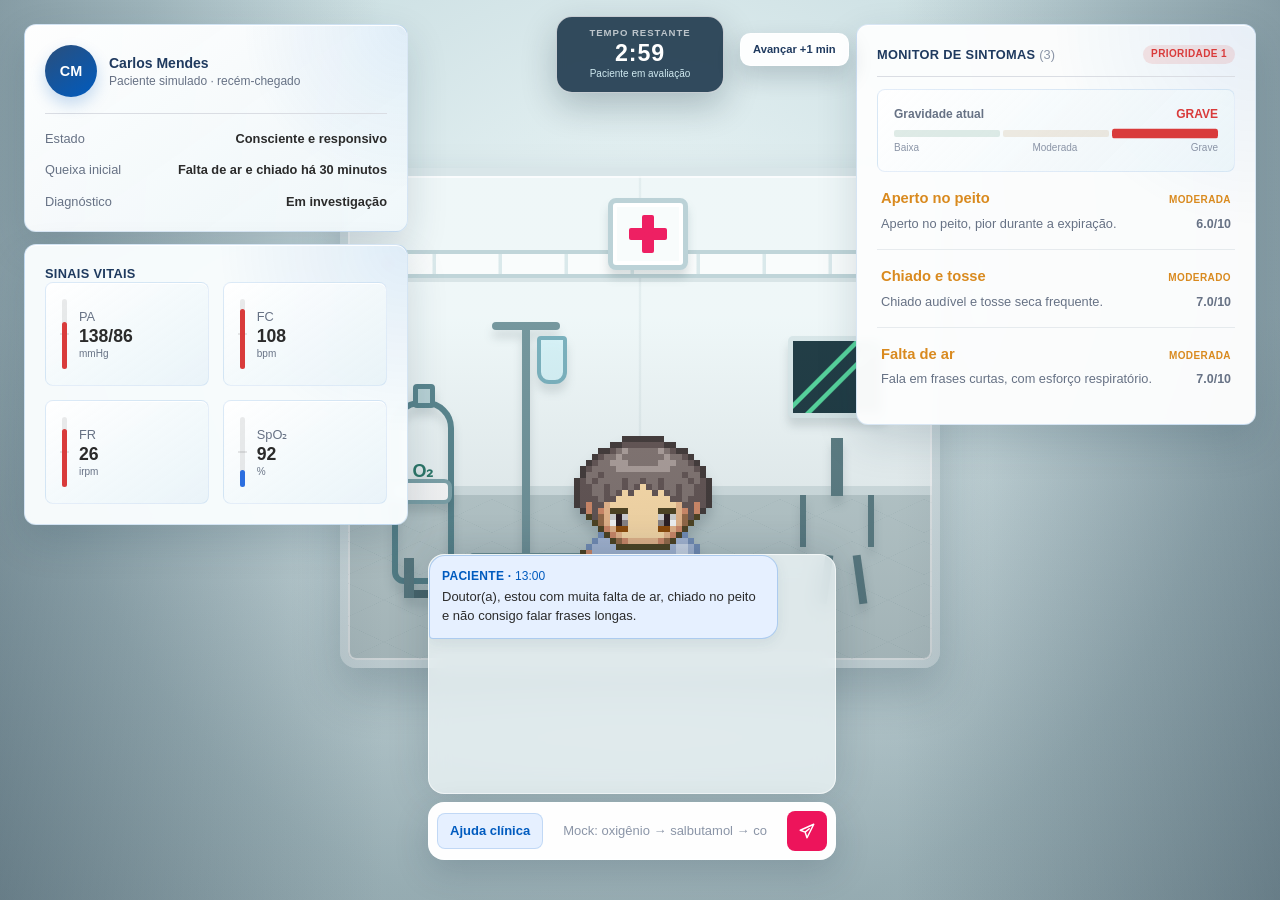
<file: index.html>
<!doctype html>
<html lang="pt-BR" class="h-full">
  <head>
    <meta charset="UTF-8" />
    <meta name="viewport" content="width=device-width, initial-scale=1.0" />
    <title>Simulador Clínico — Moinhos</title>
    <meta
      name="description"
      content="Simulador de casos clínicos com paciente virtual e IA — Hospital Moinhos de Vento."
    />
    <link rel="stylesheet" href="css/style.css" />
  </head>
  <body
    class="flex min-h-screen flex-col bg-white font-sans text-[0.875rem] leading-[1.45] text-texto has-[.modal--aberto]:overflow-hidden"
  >
    <div class="flex min-h-screen flex-1 flex-col">
      <!-- ===================== CONTEÚDO PRINCIPAL ===================== -->
      <main
        class="relative grid flex-1 items-start gap-6 overflow-hidden px-4 py-4"
        id="conteudo-principal"
      >
        <div
          class="ambiente-clinico"
          id="ambiente-clinico"
          data-clinical-state="0"
          aria-hidden="true"
        >
          <div class="ambiente-clinico__pixel-scene"></div>
          <div class="ambiente-clinico__vinheta"></div>
        </div>

        <div class="cronometro-hud" title="Tempo restante da simulação">
          <span class="cronometro-hud__rotulo">Tempo restante</span>
          <time id="cronometro-valor" datetime="PT5M">5:00</time>
          <span class="cronometro-hud__estado" data-ambiente-feedback
            >Paciente em avaliação</span
          >
        </div>
        <button class="avancar-tempo" type="button" data-avancar-tempo>Avançar +1 min</button>
        <!-- Sinais vitais -->
        <section
          class="flex min-w-0 flex-col gap-3"
          aria-label="Sinais vitais do paciente"
        >
          <article
            class="clinical-panel clinical-panel--profile paciente-resumo rounded-xl border border-borda bg-white p-4 shadow-cartao"
          >
            <div class="flex items-center gap-3">
              <span class="paciente-resumo__avatar" aria-hidden="true">CM</span>
              <div class="min-w-0">
                <p class="truncate font-bold text-marinho-900">Carlos Mendes</p>
                <p class="text-xs text-texto-suave">
                  Paciente simulado · recém-chegado
                </p>
              </div>
            </div>
            <dl class="paciente-resumo__dados">
              <div>
                <dt>Estado</dt>
                <dd>Consciente e responsivo</dd>
              </div>
              <div>
                <dt>Queixa inicial</dt>
                <dd>Falta de ar e chiado há 30 minutos</dd>
              </div>
              <div><dt>Diagnóstico</dt><dd>Em investigação</dd></div>
            </dl>
          </article>
          <article
            class="clinical-panel clinical-panel--vitals rounded-xl border border-borda bg-white p-4 shadow-cartao"
          >
            <h2
              class="mb-3 text-xs font-bold tracking-wide text-texto-suave uppercase"
            >
              Sinais vitais
            </h2>
            <ul class="grid grid-cols-2 gap-3">
              <li
                class="flex min-h-[5.5rem] items-stretch gap-3 rounded-lg border border-borda bg-superficie-alt p-3"
              >
                <div
                  class="relative w-[5px] flex-shrink-0 self-stretch rounded-full bg-black/[0.08] before:absolute before:inset-x-[-2px] before:top-1/2 before:h-px before:-translate-y-1/2 before:bg-black/[0.18] before:content-['']"
                >
                  <span
                    class="sinal-vital__barra-preenchimento sinal-vital__barra-preenchimento--alta"
                    data-sinal-barra="pa"
                    title="Em elevação"
                    aria-label="Em elevação, acima do normal"
                  ></span>
                </div>
                <div class="flex min-w-0 flex-col justify-center gap-px">
                  <span class="text-xs text-texto-suave">PA</span>
                  <span
                    class="sinal-vital__valor text-[0.9375rem] leading-tight font-bold whitespace-nowrap text-texto"
                    data-sinal-valor="pa"
                    >154/92 <small>mmHg</small></span
                  >
                </div>
              </li>
              <li
                class="flex min-h-[5.5rem] items-stretch gap-3 rounded-lg border border-borda bg-superficie-alt p-3"
              >
                <div
                  class="relative w-[5px] flex-shrink-0 self-stretch rounded-full bg-black/[0.08] before:absolute before:inset-x-[-2px] before:top-1/2 before:h-px before:-translate-y-1/2 before:bg-black/[0.18] before:content-['']"
                >
                  <span
                    class="sinal-vital__barra-preenchimento sinal-vital__barra-preenchimento--alta"
                    data-sinal-barra="fc"
                    title="Em elevação"
                    aria-label="Em elevação, acima do normal"
                  ></span>
                </div>
                <div class="flex min-w-0 flex-col justify-center gap-px">
                  <span class="text-xs text-texto-suave">FC</span>
                  <span
                    class="sinal-vital__valor text-[0.9375rem] leading-tight font-bold whitespace-nowrap text-texto"
                    data-sinal-valor="fc"
                    >101 <small>bpm</small></span
                  >
                </div>
              </li>
              <li
                class="flex min-h-[5.5rem] items-stretch gap-3 rounded-lg border border-borda bg-superficie-alt p-3"
              >
                <div
                  class="relative w-[5px] flex-shrink-0 self-stretch rounded-full bg-black/[0.08] before:absolute before:inset-x-[-2px] before:top-1/2 before:h-px before:-translate-y-1/2 before:bg-black/[0.18] before:content-['']"
                >
                  <span
                    class="sinal-vital__barra-preenchimento sinal-vital__barra-preenchimento--alta"
                    data-sinal-barra="fr"
                    title="Em elevação"
                    aria-label="Em elevação, acima do normal"
                  ></span>
                </div>
                <div class="flex min-w-0 flex-col justify-center gap-px">
                  <span class="text-xs text-texto-suave">FR</span>
                  <span
                    class="sinal-vital__valor text-[0.9375rem] leading-tight font-bold whitespace-nowrap text-texto"
                    data-sinal-valor="fr"
                    >18 <small>irpm</small></span
                  >
                </div>
              </li>
              <li
                class="flex min-h-[5.5rem] items-stretch gap-3 rounded-lg border border-borda bg-superficie-alt p-3"
              >
                <div
                  class="relative w-[5px] flex-shrink-0 self-stretch rounded-full bg-black/[0.08] before:absolute before:inset-x-[-2px] before:top-1/2 before:h-px before:-translate-y-1/2 before:bg-black/[0.18] before:content-['']"
                >
                  <span
                    class="sinal-vital__barra-preenchimento sinal-vital__barra-preenchimento--baixa"
                    data-sinal-barra="spo2"
                    title="Em queda"
                    aria-label="Em queda, abaixo do normal"
                  ></span>
                </div>
                <div class="flex min-w-0 flex-col justify-center gap-px">
                  <span class="text-xs text-texto-suave">SpO₂</span>
                  <span
                    class="sinal-vital__valor text-[0.9375rem] leading-tight font-bold whitespace-nowrap text-texto"
                    data-sinal-valor="spo2"
                    >96<small>%</small></span
                  >
                </div>
              </li>
            </ul>
          </article>
        </section>

        <!-- Conversa com o paciente -->
        <section
          class="flex min-h-0 w-full max-w-[38rem] flex-col justify-self-center self-end gap-2 bg-transparent py-4"
          id="painel-conversa"
          aria-label="Conversa com o paciente simulado"
        >
          <ol
            class="registro-conversa flex h-60 flex-none flex-col gap-3 overflow-y-auto p-4"
            aria-live="polite"
            aria-label="Histórico da conversa"
          ></ol>

          <div
            class="flex items-center gap-2 rounded-2xl border border-borda bg-white p-2 shadow-cartao"
          >
            <label class="sr-only" for="campo-mensagem"
              >Escreva uma pergunta, investigação ou conduta</label
            >
            <button
              class="inline-flex shrink-0 items-center justify-center gap-2 rounded-lg border border-primaria/[0.16] bg-primaria-suave px-3 py-2 text-[0.8125rem] font-semibold text-primaria transition-colors hover:bg-[#d9eaff]"
              type="button"
              data-abrir-protocolos
            >
              Ajuda clínica
            </button>
            <input
              class="min-w-0 flex-1 rounded-lg border-0 bg-transparent px-3 py-2 text-[0.8125rem] text-texto placeholder:text-texto-fraco focus-visible:outline-none"
              id="campo-mensagem"
              type="text"
              placeholder="Mock: oxigênio → salbutamol → corticoide"
            />
            <button
              class="botao--enviar flex h-10 w-10 flex-shrink-0 items-center justify-center rounded-lg bg-destaque text-white transition-colors hover:bg-destaque-escuro focus-visible:outline focus-visible:outline-2 focus-visible:outline-offset-2 focus-visible:outline-destaque"
              type="button"
              aria-label="Enviar mensagem"
            >
              <svg
                aria-hidden="true"
                class="h-[1.125rem] w-[1.125rem]"
                viewBox="0 0 24 24"
                fill="none"
              >
                <path
                  d="m21 3-9 18-2.5-7.5L3 11l18-8Z M9.5 13.5 15 9"
                  stroke="currentColor"
                  stroke-linecap="round"
                  stroke-linejoin="round"
                  stroke-width="2"
                ></path>
              </svg>
            </button>
          </div>
        </section>

        <!-- Sintomas -->
        <section
          class="flex min-w-0 flex-col gap-3"
          aria-label="Sintomas do paciente"
        >
          <article
            class="clinical-panel clinical-panel--symptoms rounded-xl border border-borda bg-white p-4 shadow-cartao"
          >
            <div
              class="flex items-center justify-between gap-2 border-b border-borda pb-3"
            >
              <h2
                class="text-xs font-bold tracking-wide text-texto-suave uppercase"
              >
                Monitor de sintomas
                <span
                  class="font-normal tracking-normal text-texto-fraco normal-case"
                  >(3)</span
                >
              </h2>
              <span
                class="inline-flex shrink-0 items-center rounded-full bg-perigo/12 px-2 py-0.5 text-[0.625rem] font-bold tracking-[0.04em] text-perigo uppercase"
                >Prioridade 1</span
              >
            </div>

            <div
              class="mt-3 rounded-lg border border-borda bg-superficie-alt p-3"
            >
              <div
                class="mb-2 flex justify-between text-xs font-semibold text-texto-suave"
              >
                <span>Gravidade atual</span>
                <strong class="text-perigo uppercase" data-gravidade-atual
                  >Grave</strong
                >
              </div>
              <div
                class="gravidade-escala mb-1 grid h-[0.45rem] grid-cols-3 gap-[3px]"
                aria-label="Escala de gravidade: grave"
              >
                <span class="rounded-[2px] bg-normal" data-gravidade-nivel="0"></span>
                <span class="rounded-[2px] bg-alerta" data-gravidade-nivel="1"></span>
                <span class="rounded-[2px] bg-perigo" data-gravidade-nivel="2"></span>
              </div>
              <div
                class="flex justify-between text-[0.625rem] text-texto-fraco"
              >
                <span>Baixa</span><span>Moderada</span><span>Grave</span>
              </div>
            </div>

            <ul class="my-3 flex flex-col gap-2">
              <li class="sintoma sintoma--alto" data-sintoma="dor">
                <div class="sintoma__linha">
                  <span class="sintoma__nome">Aperto no peito</span>
                  <span class="sintoma__gravidade" data-sintoma-gravidade
                    >Grave</span
                  >
                </div>
                <p class="sintoma__descricao" data-sintoma-descricao>
                  Piora ao tentar soltar o ar.
                </p>
                <div class="sintoma__medida">
                  <span>Intensidade</span
                  ><span data-sintoma-medida>8.0/10</span>
                </div>
                <div class="sintoma__barra">
                  <span data-sintoma-barra style="width: 80%"></span>
                </div>
              </li>
              <li class="sintoma sintoma--medio" data-sintoma="sudorese">
                <div class="sintoma__linha">
                  <span class="sintoma__nome">Chiado e tosse</span>
                  <span class="sintoma__gravidade" data-sintoma-gravidade
                    >Moderado</span
                  >
                </div>
                <p class="sintoma__descricao" data-sintoma-descricao>
                  Chiado audível e tosse seca frequente.
                </p>
                <div class="sintoma__medida">
                  <span>Intensidade</span
                  ><span data-sintoma-medida>6.5/10</span>
                </div>
                <div class="sintoma__barra">
                  <span data-sintoma-barra style="width: 65%"></span>
                </div>
              </li>
              <li class="sintoma sintoma--baixo" data-sintoma="dispneia">
                <div class="sintoma__linha">
                  <span class="sintoma__nome">Falta de ar</span>
                  <span class="sintoma__gravidade" data-sintoma-gravidade
                    >Baixa</span
                  >
                </div>
                <p class="sintoma__descricao" data-sintoma-descricao>
                  Fala em frases curtas e respira com esforço.
                </p>
                <div class="sintoma__medida">
                  <span>Intensidade</span
                  ><span data-sintoma-medida>3.0/10</span>
                </div>
                <div class="sintoma__barra">
                  <span data-sintoma-barra style="width: 30%"></span>
                </div>
              </li>
            </ul>
            <div class="achados-descobertos" data-area-achados hidden>
              <span>Descoberto na investigação</span>
              <ul data-achados-descobertos></ul>
            </div>
          </article>
        </section>
      </main>

      <div
        class="modal pointer-events-none fixed inset-0 z-50 grid place-items-center p-4 opacity-0 transition-opacity duration-200"
        id="modal-protocolos"
        aria-hidden="true"
      >
        <div
          class="absolute inset-0 bg-marinho-900/[0.42]"
          data-fechar-protocolos
        ></div>
        <section
          class="modal__conteudo modal-ajuda relative w-[min(100%,54rem)] max-h-[min(44rem,calc(100vh-2rem))] translate-y-3 overflow-y-auto rounded-2xl border border-borda bg-white p-7 shadow-[0_1.25rem_3.5rem_rgba(31,58,95,0.28)] transition-transform duration-200"
          role="dialog"
          aria-modal="true"
          aria-labelledby="titulo-protocolos"
        >
          <header
            class="modal-ajuda__cabecalho mb-2 flex items-start justify-between gap-4"
          >
            <div>
              <p class="modal-ajuda__sobretitulo">Apoio à decisão</p>
              <h2 id="titulo-protocolos" class="modal-ajuda__titulo">
                Ajuda clínica
              </h2>
            </div>
            <button
              class="modal__fechar grid h-8 w-8 place-items-center rounded-full border border-borda bg-superficie-alt text-2xl leading-none text-texto-suave hover:border-destaque hover:text-destaque"
              type="button"
              data-fechar-protocolos
              aria-label="Fechar ajuda clínica"
            >
              ×
            </button>
          </header>
          <div
            class="modal-ajuda__corpo rounded-xl border border-borda bg-superficie-alt p-5"
            data-ajuda-clinica
          >
            <p
              class="mb-2 text-lg font-bold text-marinho-900"
              data-ajuda-titulo
            >
              Precisa de orientação para continuar?
            </p>
            <p class="text-texto-suave" data-ajuda-texto>
              O sistema apresentará uma orientação baseada no estado clínico que
              já está visível.
            </p>
            <div
              class="mt-4 border-l-[3px] border-alerta bg-alerta/12 p-3 text-sm text-texto"
              hidden
              data-ajuda-impacto
            ></div>
            <div class="mt-5 flex justify-end gap-2">
              <button
                class="inline-flex items-center justify-center gap-2 rounded-lg bg-primaria-suave px-4 py-2 text-sm font-semibold text-primaria transition-colors hover:bg-[#d9eaff]"
                type="button"
                data-fechar-protocolos
              >
                Fechar
              </button>
              <button
                class="modal-ajuda__avancar inline-flex items-center justify-center gap-2 rounded-lg bg-destaque px-4 py-2 text-sm font-semibold text-white transition-colors hover:bg-destaque-escuro disabled:cursor-not-allowed disabled:opacity-55"
                type="button"
                data-avancar-ajuda
              >
                Mostrar orientação
              </button>
            </div>
          </div>
        </section>
      </div>

      <div class="feedback-final" id="feedback-final" aria-hidden="true">
        <div class="feedback-final__overlay"></div>
        <section
          class="feedback-final__dialog"
          role="dialog"
          aria-modal="true"
          aria-labelledby="feedback-final-titulo"
        >
          <p class="feedback-final__tag" data-feedback-tag>
            Simulação concluída
          </p>
          <h2 id="feedback-final-titulo" data-feedback-titulo>
            Resultado do atendimento
          </h2>
          <p class="feedback-final__resumo" data-feedback-resumo></p>
          <article class="feedback-final__diagnostico">
            <span>Diagnóstico do caso</span>
            <strong data-feedback-doenca></strong>
            <p data-feedback-correlacao></p>
          </article>
          <div
            class="feedback-final__metricas"
            aria-label="Métricas da simulação"
          >
            <article>
              <span>Autonomia</span
              ><strong data-feedback-autonomia>100%</strong>
            </article>
            <article>
              <span>Tempo utilizado</span
              ><strong data-feedback-tempo>0:00</strong>
            </article>
            <article>
              <span>Condutas</span><strong data-feedback-condutas>0</strong>
            </article>
            <article>
              <span>Ajuda clínica</span
              ><strong data-feedback-ajuda>Nenhuma</strong>
            </article>
          </div>
          <div class="feedback-final__aprendizado">
            <article>
              <h3>O que funcionou</h3>
              <p data-feedback-acertos></p>
            </article>
            <article>
              <h3>Próximo aprendizado</h3>
              <p data-feedback-melhorias></p>
            </article>
          </div>

          <section
            class="analise-matematica"
            aria-label="Análise matemática da evolução clínica"
          >
            <header class="analise-matematica__cabecalho">
              <h3>Análise matemática da evolução</h3>
              <p>
                Cálculo I aplicado à SpO₂ registrada no caso: a derivada mede
                a velocidade de variação do sinal e o limite descreve sua
                aproximação da condição crítica definida nesta simulação.
              </p>
            </header>
            <div class="analise-matematica__corpo">
              <div
                class="analise-matematica__grafico"
                data-analise-grafico
              ></div>
              <dl class="analise-matematica__indicadores">
                <div>
                  <dt>SpO₂ ao final do caso</dt>
                  <dd data-analise-spo2-atual>—</dd>
                </div>
                <div>
                  <dt>Maior queda</dt>
                  <dd data-analise-maior-queda>—</dd>
                </div>
                <div>
                  <dt>Maior recuperação</dt>
                  <dd data-analise-maior-recuperacao>—</dd>
                </div>
                <div>
                  <dt>Limite de atenção usado</dt>
                  <dd data-analise-limite>—</dd>
                </div>
                <div
                  class="analise-matematica__tendencia"
                  data-analise-tendencia-wrapper
                >
                  <dt>Tendência</dt>
                  <dd data-analise-tendencia>—</dd>
                </div>
              </dl>
            </div>
            <p
              class="analise-matematica__interpretacao"
              data-analise-interpretacao
            ></p>

            <div class="analise-matematica__segundo-indicador">
              <h4>Segundo indicador: Frequência Respiratória (FR)</h4>
              <dl class="analise-matematica__indicadores">
                <div>
                  <dt>FR ao final do caso</dt>
                  <dd data-analise-fr-final>—</dd>
                </div>
                <div>
                  <dt>Maior piora (aumento)</dt>
                  <dd data-analise-fr-piora>—</dd>
                </div>
                <div>
                  <dt>Maior recuperação (redução)</dt>
                  <dd data-analise-fr-recuperacao>—</dd>
                </div>
              </dl>
              <p
                class="analise-matematica__interpretacao"
                data-analise-fr-comparativo
              ></p>
            </div>
          </section>

          <button type="button" data-reiniciar-simulacao>
            Tentar novamente
          </button>
        </section>
      </div>
    </div>

    <script src="js/caso-mock.js"></script>
    <script src="js/simulacao.js"></script>
  </body>
</html>
</file>
